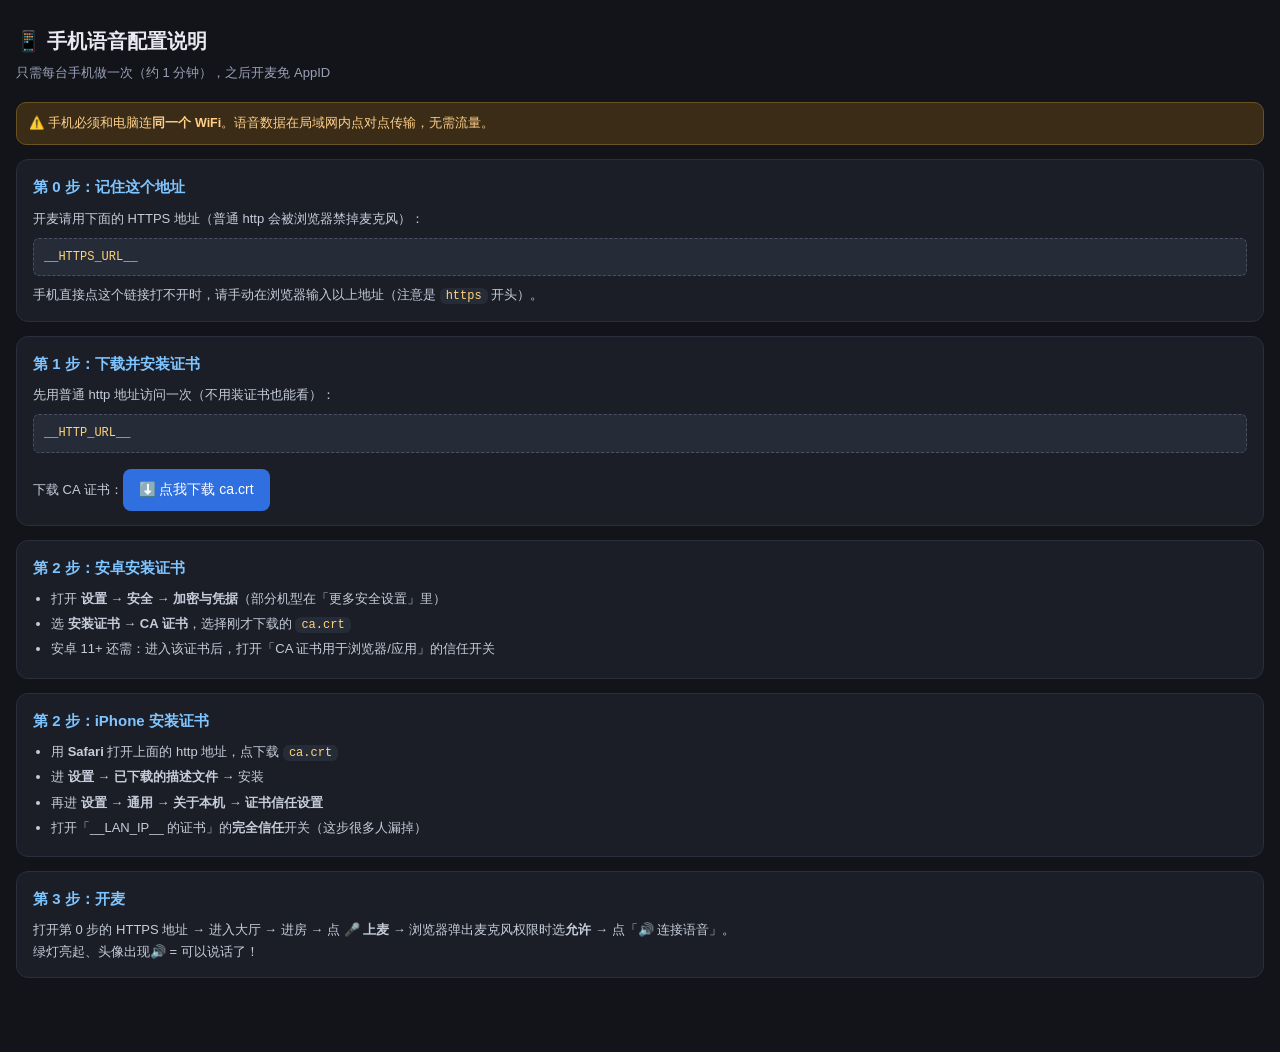
<file: frontend/guide.html>
<!DOCTYPE html>
<html lang="zh-CN">
<head>
<meta charset="UTF-8">
<meta name="viewport" content="width=device-width, initial-scale=1.0">
<title>手机语音配置说明</title>
<style>
  * { box-sizing: border-box; margin: 0; padding: 0; }
  body {
    font-family: -apple-system, "Segoe UI", "Microsoft YaHei", sans-serif;
    background: #12141a; color: #e8eaf0; line-height: 1.7;
    padding: 16px 16px 60px;
  }
  h1 { font-size: 20px; margin: 8px 0 4px; }
  .sub { color: #9aa1b5; font-size: 13px; margin-bottom: 18px; }
  .step {
    background: #1b1e27; border: 1px solid #2a2e3d; border-radius: 12px;
    padding: 14px 16px; margin-bottom: 14px;
  }
  .step h2 { font-size: 15px; margin-bottom: 8px; color: #7ec4ff; }
  .step p, .step li { font-size: 13px; color: #c6ccda; }
  .step ul { padding-left: 18px; }
  .step li { margin: 3px 0; }
  code, .url {
    background: #262b38; border-radius: 6px; padding: 1px 6px;
    font-size: 12px; color: #ffd479; word-break: break-all;
  }
  .url { display: block; padding: 8px 10px; margin: 8px 0; border: 1px dashed #4a4f63; }
  .btn {
    display: inline-block; background: #2f6fdf; color: #fff; text-decoration: none;
    padding: 9px 16px; border-radius: 8px; font-size: 14px; margin-top: 8px;
  }
  .warn {
    background: #3a2c17; border: 1px solid #6b5222; color: #ffcf8a;
    border-radius: 10px; padding: 10px 12px; font-size: 12.5px; margin-bottom: 14px;
  }
  .ok { color: #7ee0a1; }
</style>
</head>
<body>
  <h1>📱 手机语音配置说明</h1>
  <p class="sub">只需每台手机做一次（约 1 分钟），之后开麦免 AppID</p>

  <div class="warn">
    ⚠️ 手机必须和电脑连<strong>同一个 WiFi</strong>。语音数据在局域网内点对点传输，无需流量。
  </div>

  <div class="step">
    <h2>第 0 步：记住这个地址</h2>
    <p>开麦请用下面的 HTTPS 地址（普通 http 会被浏览器禁掉麦克风）：</p>
    <code class="url" id="https-url">__HTTPS_URL__</code>
    <p>手机直接点这个链接打不开时，请手动在浏览器输入以上地址（注意是 <code>https</code> 开头）。</p>
  </div>

  <div class="step">
    <h2>第 1 步：下载并安装证书</h2>
    <p>先用普通 http 地址访问一次（不用装证书也能看）：</p>
    <code class="url">__HTTP_URL__</code>
    <p>下载 CA 证书：<a class="btn" href="/certs/ca.crt">⬇️ 点我下载 ca.crt</a></p>
  </div>

  <div class="step">
    <h2>第 2 步：安卓安装证书</h2>
    <ul>
      <li>打开 <strong>设置 → 安全 → 加密与凭据</strong>（部分机型在「更多安全设置」里）</li>
      <li>选 <strong>安装证书 → CA 证书</strong>，选择刚才下载的 <code>ca.crt</code></li>
      <li>安卓 11+ 还需：进入该证书后，打开「CA 证书用于浏览器/应用」的信任开关</li>
    </ul>
  </div>

  <div class="step">
    <h2>第 2 步：iPhone 安装证书</h2>
    <ul>
      <li>用 <strong>Safari</strong> 打开上面的 http 地址，点下载 <code>ca.crt</code></li>
      <li>进 <strong>设置 → 已下载的描述文件</strong> → 安装</li>
      <li>再进 <strong>设置 → 通用 → 关于本机 → 证书信任设置</strong></li>
      <li>打开「__LAN_IP__ 的证书」的<strong>完全信任</strong>开关（这步很多人漏掉）</li>
    </ul>
  </div>

  <div class="step">
    <h2>第 3 步：开麦</h2>
    <p>
      打开第 0 步的 HTTPS 地址 → 进入大厅 → 进房 → 点 <strong>🎤 上麦</strong> →
      浏览器弹出麦克风权限时选<strong>允许</strong> → 点「🔊 连接语音」。
    </p>
    <p class="ok">绿灯亮起、头像出现🔊 = 可以说话了！</p>
  </div>

  <script>
    var u = document.getElementById('https-url');
    var link = u.textContent.trim();
    if (location.protocol === 'https:') { u.textContent = '（当前页面已是 HTTPS，地址：' + link + '）'; }
  </script>
</body>
</html>
</file>
